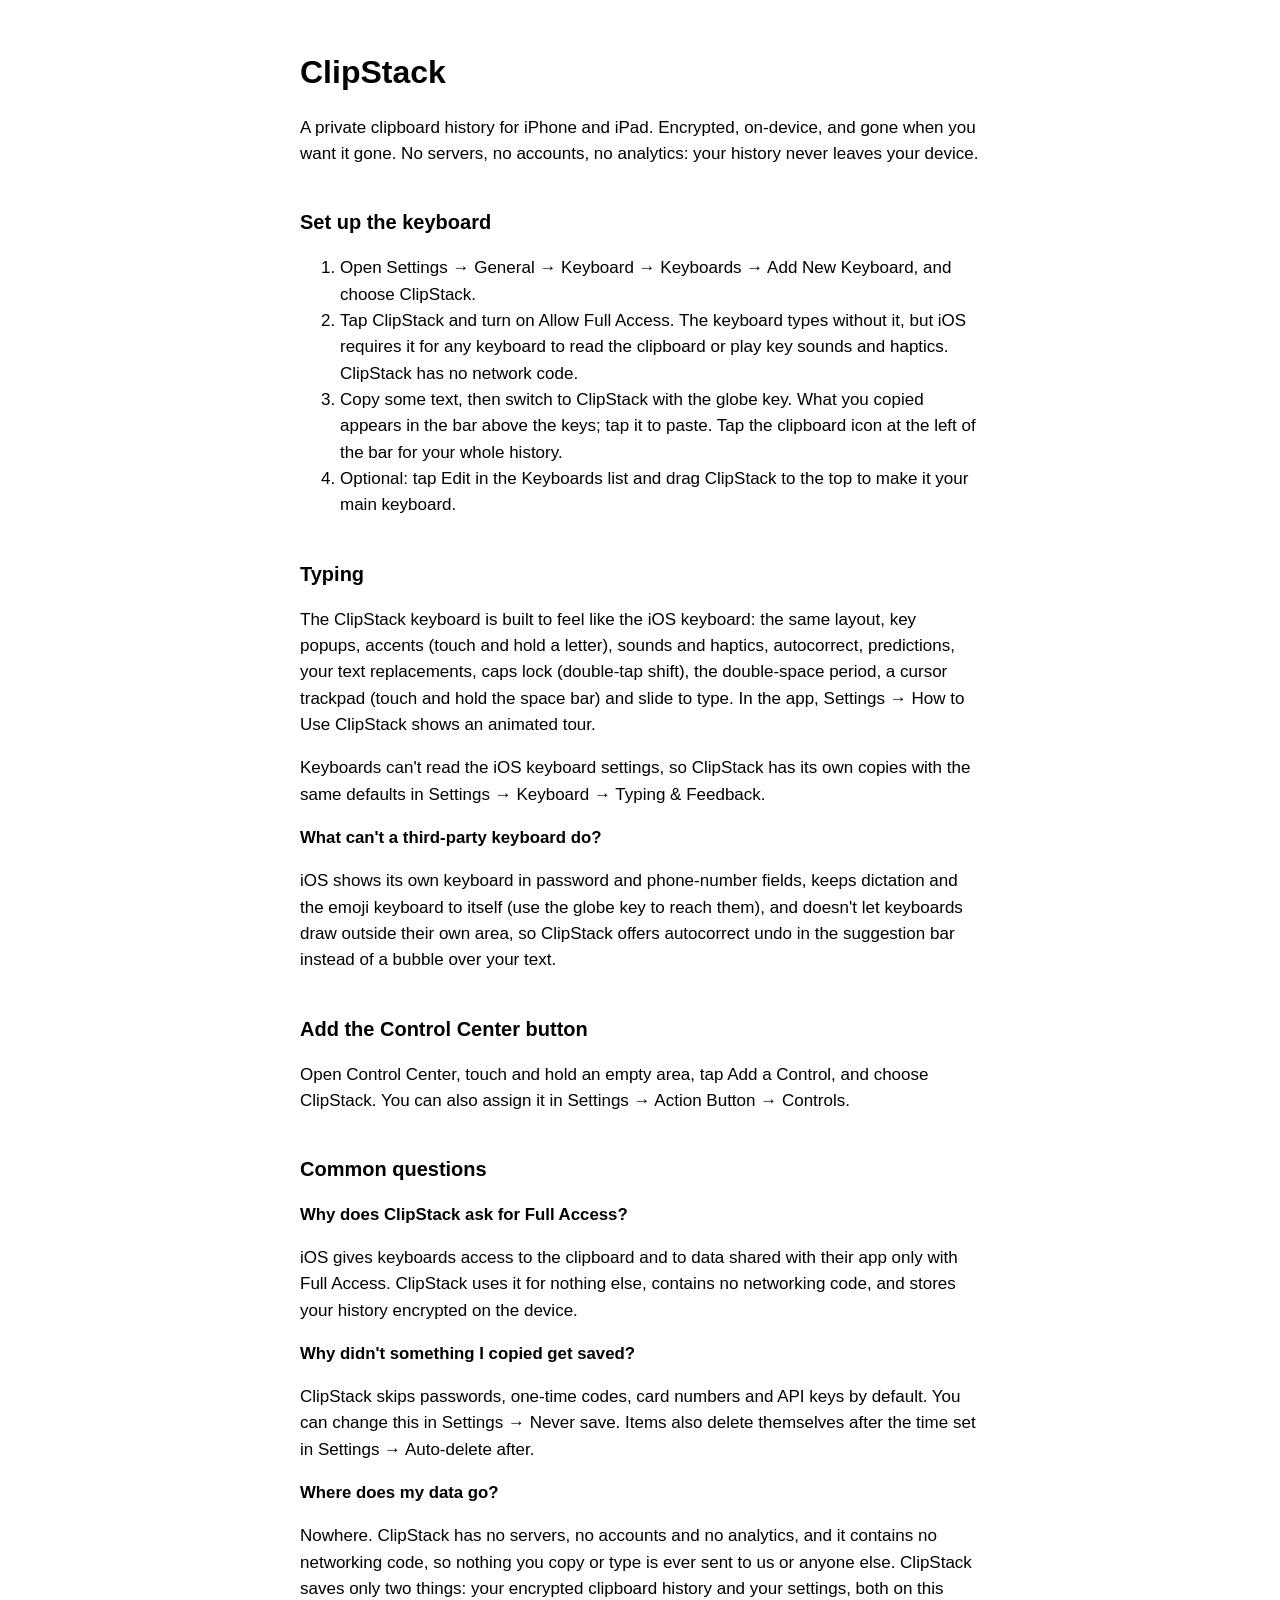
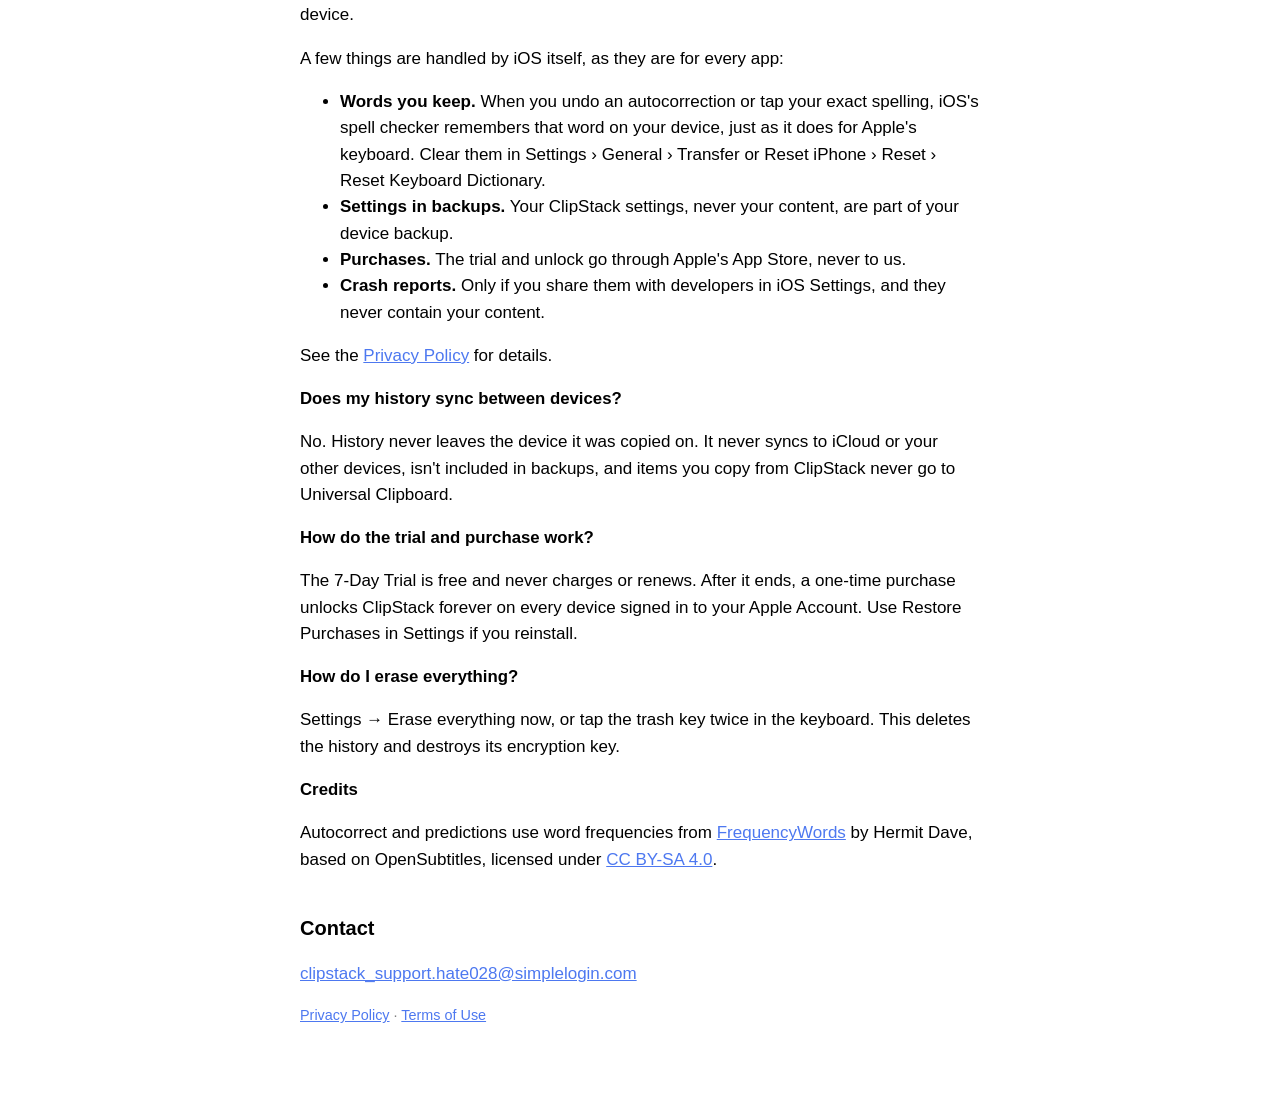
<file: index.html>
<!doctype html>
<html lang="en">
<head>
<meta charset="utf-8">
<meta name="viewport" content="width=device-width, initial-scale=1">
<title>ClipStack Support</title>
<link rel="stylesheet" href="style.css">
</head>
<body>
<main>
<h1>ClipStack</h1>
<p>A private clipboard history for iPhone and iPad. Encrypted, on-device, and gone when you want it gone. No servers, no accounts, no analytics: your history never leaves your device.</p>

<h2>Set up the keyboard</h2>
<ol>
<li>Open Settings → General → Keyboard → Keyboards → Add New Keyboard, and choose ClipStack.</li>
<li>Tap ClipStack and turn on Allow Full Access. The keyboard types without it, but iOS requires it for any keyboard to read the clipboard or play key sounds and haptics. ClipStack has no network code.</li>
<li>Copy some text, then switch to ClipStack with the globe key. What you copied appears in the bar above the keys; tap it to paste. Tap the clipboard icon at the left of the bar for your whole history.</li>
<li>Optional: tap Edit in the Keyboards list and drag ClipStack to the top to make it your main keyboard.</li>
</ol>

<h2>Typing</h2>
<p>The ClipStack keyboard is built to feel like the iOS keyboard: the same layout, key popups, accents (touch and hold a letter), sounds and haptics, autocorrect, predictions, your text replacements, caps lock (double-tap shift), the double-space period, a cursor trackpad (touch and hold the space bar) and slide to type. In the app, Settings → How to Use ClipStack shows an animated tour.</p>
<p>Keyboards can't read the iOS keyboard settings, so ClipStack has its own copies with the same defaults in Settings → Keyboard → Typing &amp; Feedback.</p>

<h3>What can't a third-party keyboard do?</h3>
<p>iOS shows its own keyboard in password and phone-number fields, keeps dictation and the emoji keyboard to itself (use the globe key to reach them), and doesn't let keyboards draw outside their own area, so ClipStack offers autocorrect undo in the suggestion bar instead of a bubble over your text.</p>

<h2>Add the Control Center button</h2>
<p>Open Control Center, touch and hold an empty area, tap Add a Control, and choose ClipStack. You can also assign it in Settings → Action Button → Controls.</p>

<h2>Common questions</h2>
<h3>Why does ClipStack ask for Full Access?</h3>
<p>iOS gives keyboards access to the clipboard and to data shared with their app only with Full Access. ClipStack uses it for nothing else, contains no networking code, and stores your history encrypted on the device.</p>

<h3>Why didn't something I copied get saved?</h3>
<p>ClipStack skips passwords, one-time codes, card numbers and API keys by default. You can change this in Settings → Never save. Items also delete themselves after the time set in Settings → Auto-delete after.</p>

<h3>Where does my data go?</h3>
<p>Nowhere. ClipStack has no servers, no accounts and no analytics, and it contains no networking code, so nothing you copy or type is ever sent to us or anyone else. ClipStack saves only two things: your encrypted clipboard history and your settings, both on this device.</p>
<p>A few things are handled by iOS itself, as they are for every app:</p>
<ul>
<li><strong>Words you keep.</strong> When you undo an autocorrection or tap your exact spelling, iOS's spell checker remembers that word on your device, just as it does for Apple's keyboard. Clear them in Settings › General › Transfer or Reset iPhone › Reset › Reset Keyboard Dictionary.</li>
<li><strong>Settings in backups.</strong> Your ClipStack settings, never your content, are part of your device backup.</li>
<li><strong>Purchases.</strong> The trial and unlock go through Apple's App Store, never to us.</li>
<li><strong>Crash reports.</strong> Only if you share them with developers in iOS Settings, and they never contain your content.</li>
</ul>
<p>See the <a href="privacy.html">Privacy Policy</a> for details.</p>

<h3>Does my history sync between devices?</h3>
<p>No. History never leaves the device it was copied on. It never syncs to iCloud or your other devices, isn't included in backups, and items you copy from ClipStack never go to Universal Clipboard.</p>

<h3>How do the trial and purchase work?</h3>
<p>The 7-Day Trial is free and never charges or renews. After it ends, a one-time purchase unlocks ClipStack forever on every device signed in to your Apple Account. Use Restore Purchases in Settings if you reinstall.</p>

<h3>How do I erase everything?</h3>
<p>Settings → Erase everything now, or tap the trash key twice in the keyboard. This deletes the history and destroys its encryption key.</p>

<h3>Credits</h3>
<p>Autocorrect and predictions use word frequencies from <a href="https://github.com/hermitdave/FrequencyWords">FrequencyWords</a> by Hermit Dave, based on OpenSubtitles, licensed under <a href="https://creativecommons.org/licenses/by-sa/4.0/">CC BY-SA 4.0</a>.</p>

<h2>Contact</h2>
<p><a href="mailto:clipstack_support.hate028@simplelogin.com">clipstack_support.hate028@simplelogin.com</a></p>

<p class="muted"><a href="privacy.html">Privacy Policy</a> · <a href="terms.html">Terms of Use</a></p>
</main>
</body>
</html>
</file>
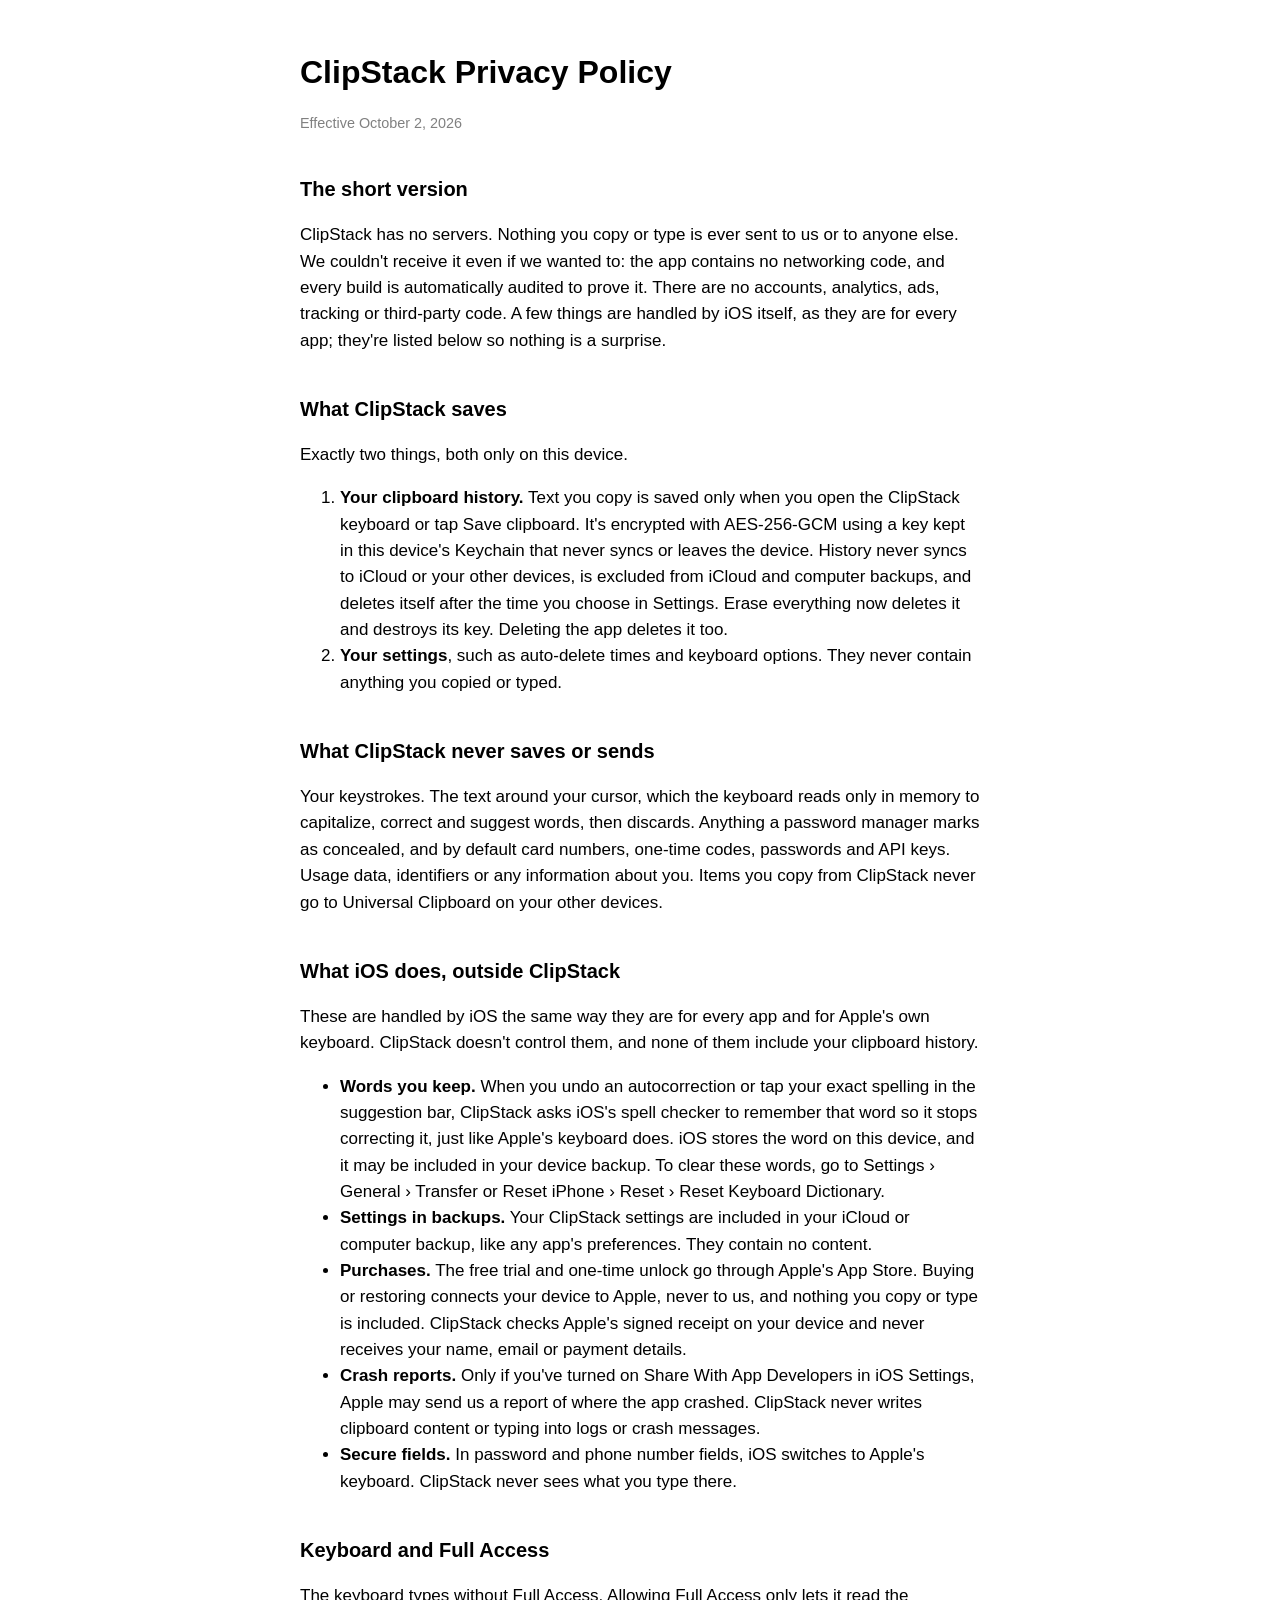
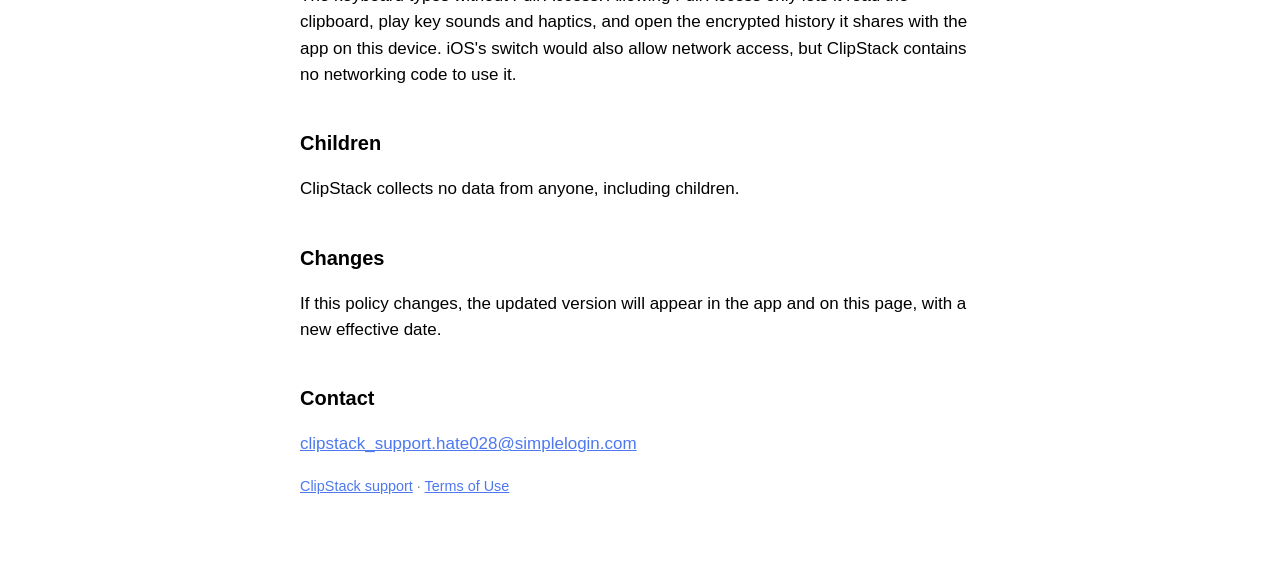
<file: privacy.html>
<!doctype html>
<html lang="en">
<head>
<meta charset="utf-8">
<meta name="viewport" content="width=device-width, initial-scale=1">
<title>ClipStack Privacy Policy</title>
<link rel="stylesheet" href="style.css">
</head>
<body>
<main>
<h1>ClipStack Privacy Policy</h1>
<p class="muted">Effective October 2, 2026</p>

<h2>The short version</h2>
<p>ClipStack has no servers. Nothing you copy or type is ever sent to us or to anyone else. We couldn't receive it even if we wanted to: the app contains no networking code, and every build is automatically audited to prove it. There are no accounts, analytics, ads, tracking or third-party code. A few things are handled by iOS itself, as they are for every app; they're listed below so nothing is a surprise.</p>

<h2>What ClipStack saves</h2>
<p>Exactly two things, both only on this device.</p>
<ol>
<li><strong>Your clipboard history.</strong> Text you copy is saved only when you open the ClipStack keyboard or tap Save clipboard. It's encrypted with AES-256-GCM using a key kept in this device's Keychain that never syncs or leaves the device. History never syncs to iCloud or your other devices, is excluded from iCloud and computer backups, and deletes itself after the time you choose in Settings. Erase everything now deletes it and destroys its key. Deleting the app deletes it too.</li>
<li><strong>Your settings</strong>, such as auto-delete times and keyboard options. They never contain anything you copied or typed.</li>
</ol>

<h2>What ClipStack never saves or sends</h2>
<p>Your keystrokes. The text around your cursor, which the keyboard reads only in memory to capitalize, correct and suggest words, then discards. Anything a password manager marks as concealed, and by default card numbers, one-time codes, passwords and API keys. Usage data, identifiers or any information about you. Items you copy from ClipStack never go to Universal Clipboard on your other devices.</p>

<h2>What iOS does, outside ClipStack</h2>
<p>These are handled by iOS the same way they are for every app and for Apple's own keyboard. ClipStack doesn't control them, and none of them include your clipboard history.</p>
<ul>
<li><strong>Words you keep.</strong> When you undo an autocorrection or tap your exact spelling in the suggestion bar, ClipStack asks iOS's spell checker to remember that word so it stops correcting it, just like Apple's keyboard does. iOS stores the word on this device, and it may be included in your device backup. To clear these words, go to Settings › General › Transfer or Reset iPhone › Reset › Reset Keyboard Dictionary.</li>
<li><strong>Settings in backups.</strong> Your ClipStack settings are included in your iCloud or computer backup, like any app's preferences. They contain no content.</li>
<li><strong>Purchases.</strong> The free trial and one-time unlock go through Apple's App Store. Buying or restoring connects your device to Apple, never to us, and nothing you copy or type is included. ClipStack checks Apple's signed receipt on your device and never receives your name, email or payment details.</li>
<li><strong>Crash reports.</strong> Only if you've turned on Share With App Developers in iOS Settings, Apple may send us a report of where the app crashed. ClipStack never writes clipboard content or typing into logs or crash messages.</li>
<li><strong>Secure fields.</strong> In password and phone number fields, iOS switches to Apple's keyboard. ClipStack never sees what you type there.</li>
</ul>

<h2>Keyboard and Full Access</h2>
<p>The keyboard types without Full Access. Allowing Full Access only lets it read the clipboard, play key sounds and haptics, and open the encrypted history it shares with the app on this device. iOS's switch would also allow network access, but ClipStack contains no networking code to use it.</p>

<h2>Children</h2>
<p>ClipStack collects no data from anyone, including children.</p>

<h2>Changes</h2>
<p>If this policy changes, the updated version will appear in the app and on this page, with a new effective date.</p>

<h2>Contact</h2>
<p><a href="mailto:clipstack_support.hate028@simplelogin.com">clipstack_support.hate028@simplelogin.com</a></p>

<p class="muted"><a href="index.html">ClipStack support</a> · <a href="terms.html">Terms of Use</a></p>
</main>
</body>
</html>
</file>
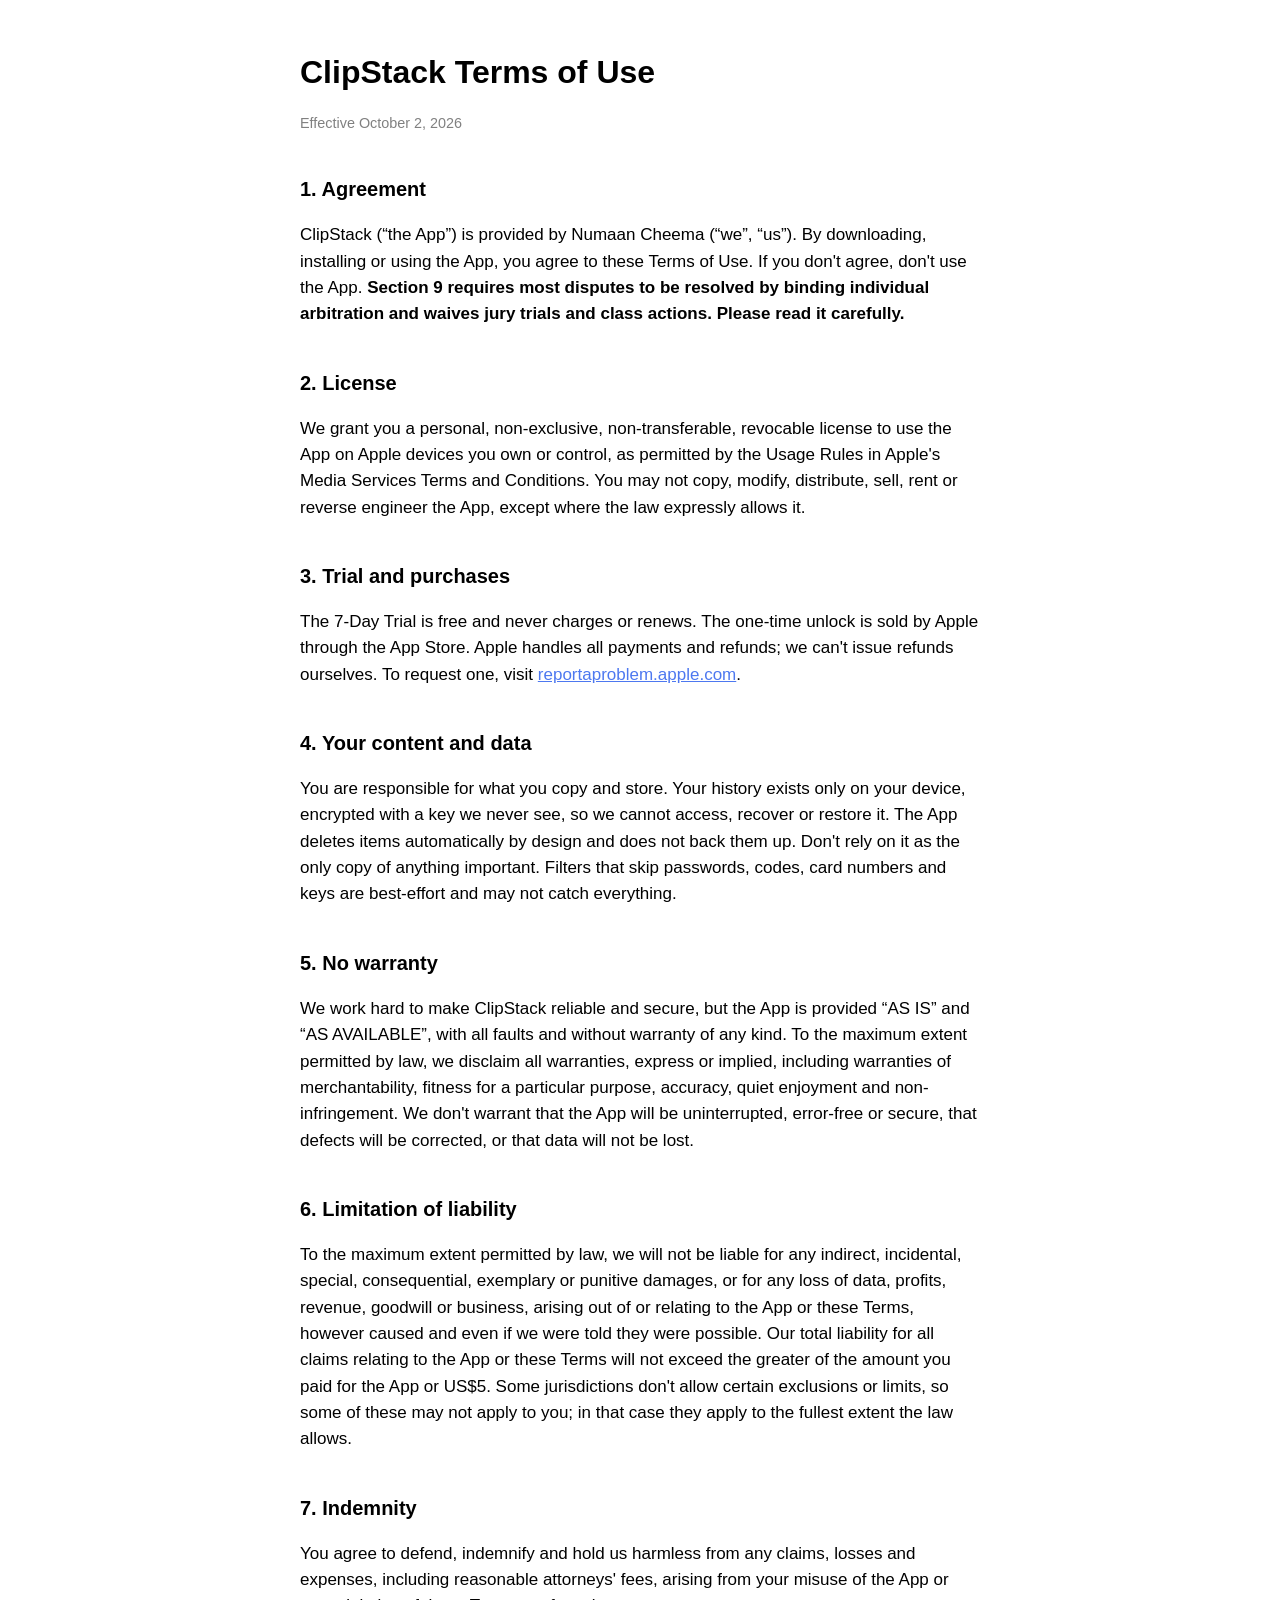
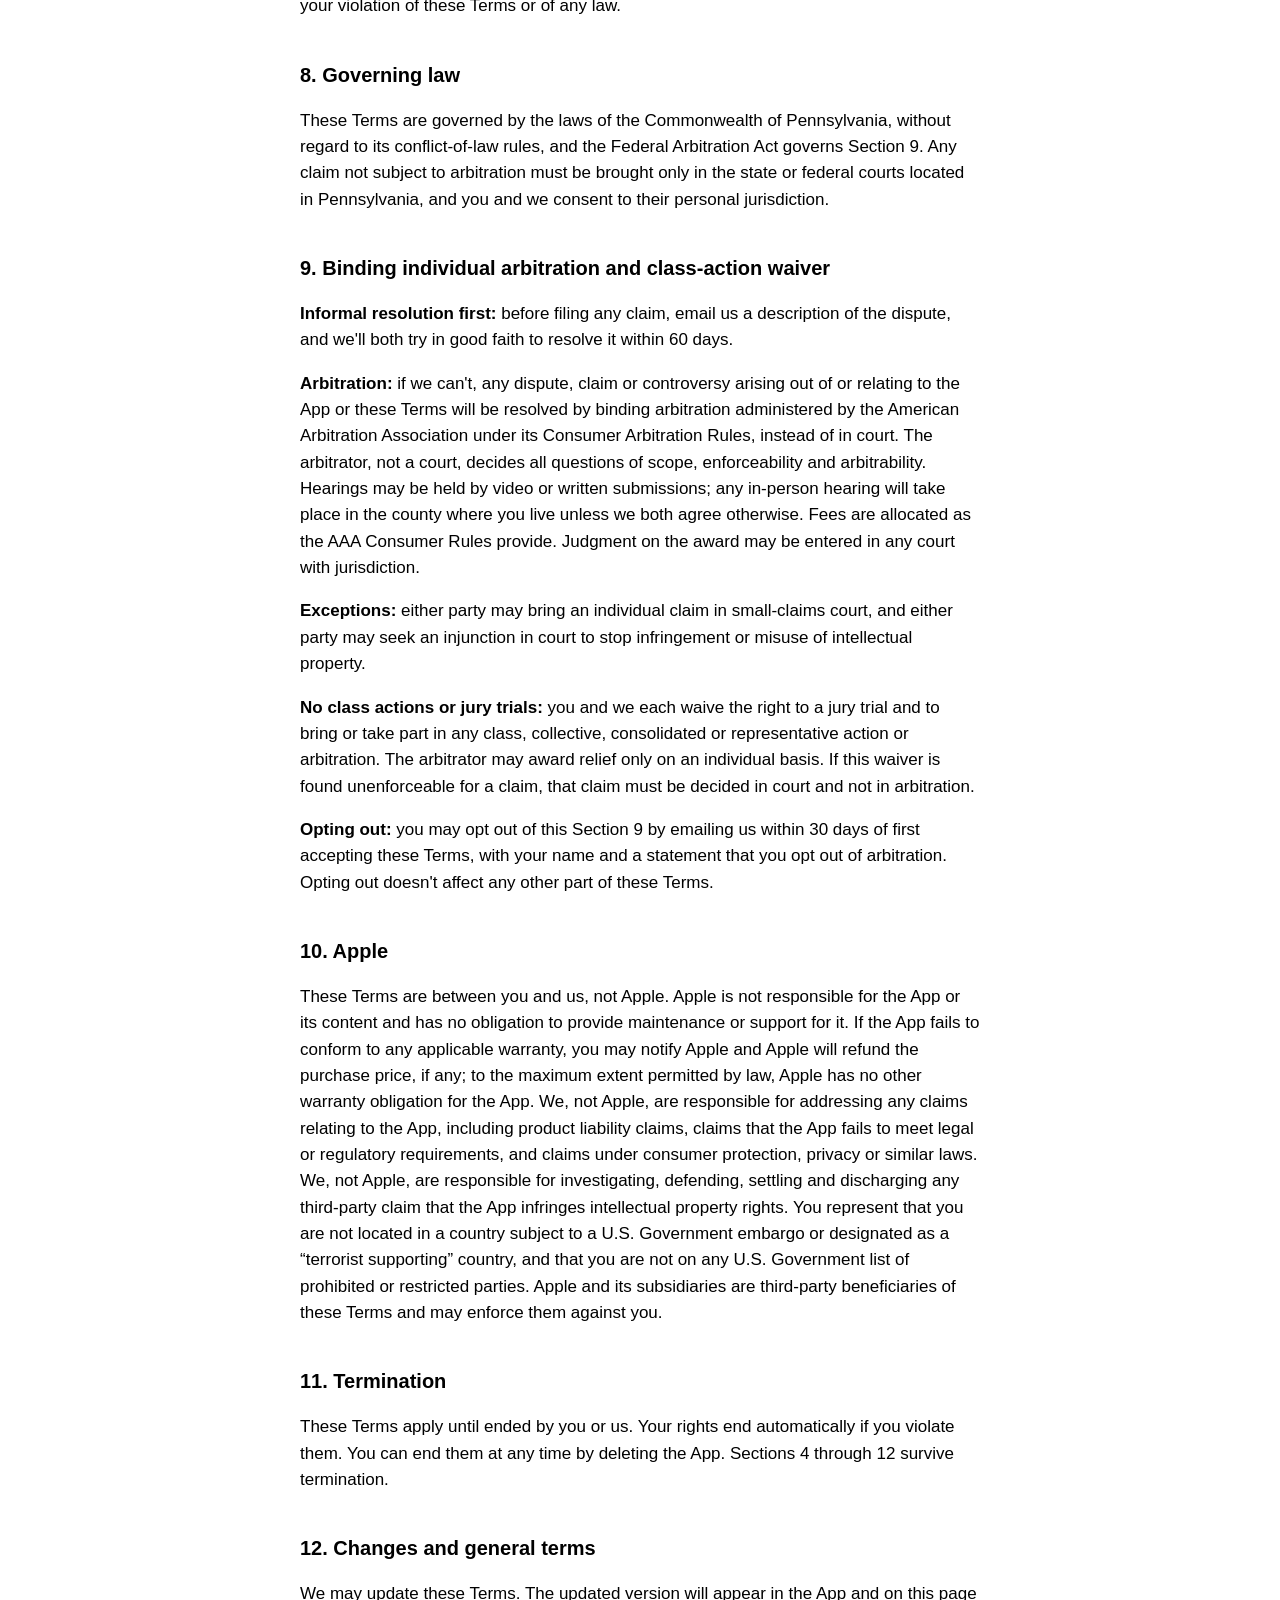
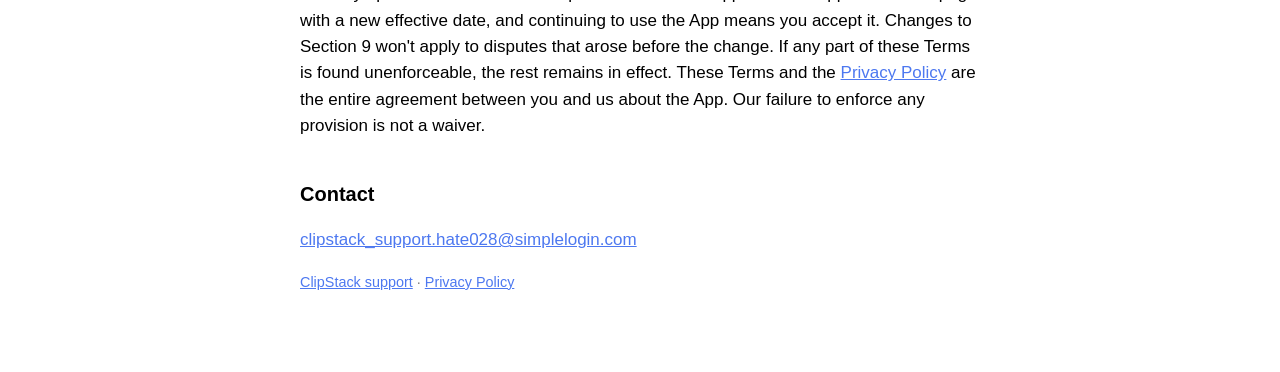
<file: terms.html>
<!doctype html>
<html lang="en">
<head>
<meta charset="utf-8">
<meta name="viewport" content="width=device-width, initial-scale=1">
<title>ClipStack Terms of Use</title>
<link rel="stylesheet" href="style.css">
</head>
<body>
<main>
<h1>ClipStack Terms of Use</h1>
<p class="muted">Effective October 2, 2026</p>

<h2>1. Agreement</h2>
<p>ClipStack (“the App”) is provided by Numaan Cheema (“we”, “us”). By downloading, installing or using the App, you agree to these Terms of Use. If you don't agree, don't use the App. <strong>Section 9 requires most disputes to be resolved by binding individual arbitration and waives jury trials and class actions. Please read it carefully.</strong></p>

<h2>2. License</h2>
<p>We grant you a personal, non-exclusive, non-transferable, revocable license to use the App on Apple devices you own or control, as permitted by the Usage Rules in Apple's Media Services Terms and Conditions. You may not copy, modify, distribute, sell, rent or reverse engineer the App, except where the law expressly allows it.</p>

<h2>3. Trial and purchases</h2>
<p>The 7-Day Trial is free and never charges or renews. The one-time unlock is sold by Apple through the App Store. Apple handles all payments and refunds; we can't issue refunds ourselves. To request one, visit <a href="https://reportaproblem.apple.com">reportaproblem.apple.com</a>.</p>

<h2>4. Your content and data</h2>
<p>You are responsible for what you copy and store. Your history exists only on your device, encrypted with a key we never see, so we cannot access, recover or restore it. The App deletes items automatically by design and does not back them up. Don't rely on it as the only copy of anything important. Filters that skip passwords, codes, card numbers and keys are best-effort and may not catch everything.</p>

<h2>5. No warranty</h2>
<p>We work hard to make ClipStack reliable and secure, but the App is provided “AS IS” and “AS AVAILABLE”, with all faults and without warranty of any kind. To the maximum extent permitted by law, we disclaim all warranties, express or implied, including warranties of merchantability, fitness for a particular purpose, accuracy, quiet enjoyment and non-infringement. We don't warrant that the App will be uninterrupted, error-free or secure, that defects will be corrected, or that data will not be lost.</p>

<h2>6. Limitation of liability</h2>
<p>To the maximum extent permitted by law, we will not be liable for any indirect, incidental, special, consequential, exemplary or punitive damages, or for any loss of data, profits, revenue, goodwill or business, arising out of or relating to the App or these Terms, however caused and even if we were told they were possible. Our total liability for all claims relating to the App or these Terms will not exceed the greater of the amount you paid for the App or US$5. Some jurisdictions don't allow certain exclusions or limits, so some of these may not apply to you; in that case they apply to the fullest extent the law allows.</p>

<h2>7. Indemnity</h2>
<p>You agree to defend, indemnify and hold us harmless from any claims, losses and expenses, including reasonable attorneys' fees, arising from your misuse of the App or your violation of these Terms or of any law.</p>

<h2>8. Governing law</h2>
<p>These Terms are governed by the laws of the Commonwealth of Pennsylvania, without regard to its conflict-of-law rules, and the Federal Arbitration Act governs Section 9. Any claim not subject to arbitration must be brought only in the state or federal courts located in Pennsylvania, and you and we consent to their personal jurisdiction.</p>

<h2>9. Binding individual arbitration and class-action waiver</h2>
<p><strong>Informal resolution first:</strong> before filing any claim, email us a description of the dispute, and we'll both try in good faith to resolve it within 60 days.</p>
<p><strong>Arbitration:</strong> if we can't, any dispute, claim or controversy arising out of or relating to the App or these Terms will be resolved by binding arbitration administered by the American Arbitration Association under its Consumer Arbitration Rules, instead of in court. The arbitrator, not a court, decides all questions of scope, enforceability and arbitrability. Hearings may be held by video or written submissions; any in-person hearing will take place in the county where you live unless we both agree otherwise. Fees are allocated as the AAA Consumer Rules provide. Judgment on the award may be entered in any court with jurisdiction.</p>
<p><strong>Exceptions:</strong> either party may bring an individual claim in small-claims court, and either party may seek an injunction in court to stop infringement or misuse of intellectual property.</p>
<p><strong>No class actions or jury trials:</strong> you and we each waive the right to a jury trial and to bring or take part in any class, collective, consolidated or representative action or arbitration. The arbitrator may award relief only on an individual basis. If this waiver is found unenforceable for a claim, that claim must be decided in court and not in arbitration.</p>
<p><strong>Opting out:</strong> you may opt out of this Section 9 by emailing us within 30 days of first accepting these Terms, with your name and a statement that you opt out of arbitration. Opting out doesn't affect any other part of these Terms.</p>

<h2>10. Apple</h2>
<p>These Terms are between you and us, not Apple. Apple is not responsible for the App or its content and has no obligation to provide maintenance or support for it. If the App fails to conform to any applicable warranty, you may notify Apple and Apple will refund the purchase price, if any; to the maximum extent permitted by law, Apple has no other warranty obligation for the App. We, not Apple, are responsible for addressing any claims relating to the App, including product liability claims, claims that the App fails to meet legal or regulatory requirements, and claims under consumer protection, privacy or similar laws. We, not Apple, are responsible for investigating, defending, settling and discharging any third-party claim that the App infringes intellectual property rights. You represent that you are not located in a country subject to a U.S. Government embargo or designated as a “terrorist supporting” country, and that you are not on any U.S. Government list of prohibited or restricted parties. Apple and its subsidiaries are third-party beneficiaries of these Terms and may enforce them against you.</p>

<h2>11. Termination</h2>
<p>These Terms apply until ended by you or us. Your rights end automatically if you violate them. You can end them at any time by deleting the App. Sections 4 through 12 survive termination.</p>

<h2>12. Changes and general terms</h2>
<p>We may update these Terms. The updated version will appear in the App and on this page with a new effective date, and continuing to use the App means you accept it. Changes to Section 9 won't apply to disputes that arose before the change. If any part of these Terms is found unenforceable, the rest remains in effect. These Terms and the <a href="privacy.html">Privacy Policy</a> are the entire agreement between you and us about the App. Our failure to enforce any provision is not a waiver.</p>

<h2>Contact</h2>
<p><a href="mailto:clipstack_support.hate028@simplelogin.com">clipstack_support.hate028@simplelogin.com</a></p>

<p class="muted"><a href="index.html">ClipStack support</a> · <a href="privacy.html">Privacy Policy</a></p>
</main>
</body>
</html>
</file>
<file: style.css>
:root { color-scheme: light dark; }
body {
    margin: 0;
    font: 17px/1.55 -apple-system, BlinkMacSystemFont, "SF Pro Text", "Helvetica Neue", sans-serif;
    background: Canvas;
    color: CanvasText;
}
main { max-width: 680px; margin: 0 auto; padding: 48px 24px 64px; }
h1 { font-size: 2rem; margin: 0 0 8px; }
h2 { font-size: 1.25rem; margin-top: 2em; }
h3 { font-size: 1.05rem; margin-bottom: 0.25em; }
a { color: #4D78F0; }
.muted { color: GrayText; font-size: 0.9rem; }
</file>
